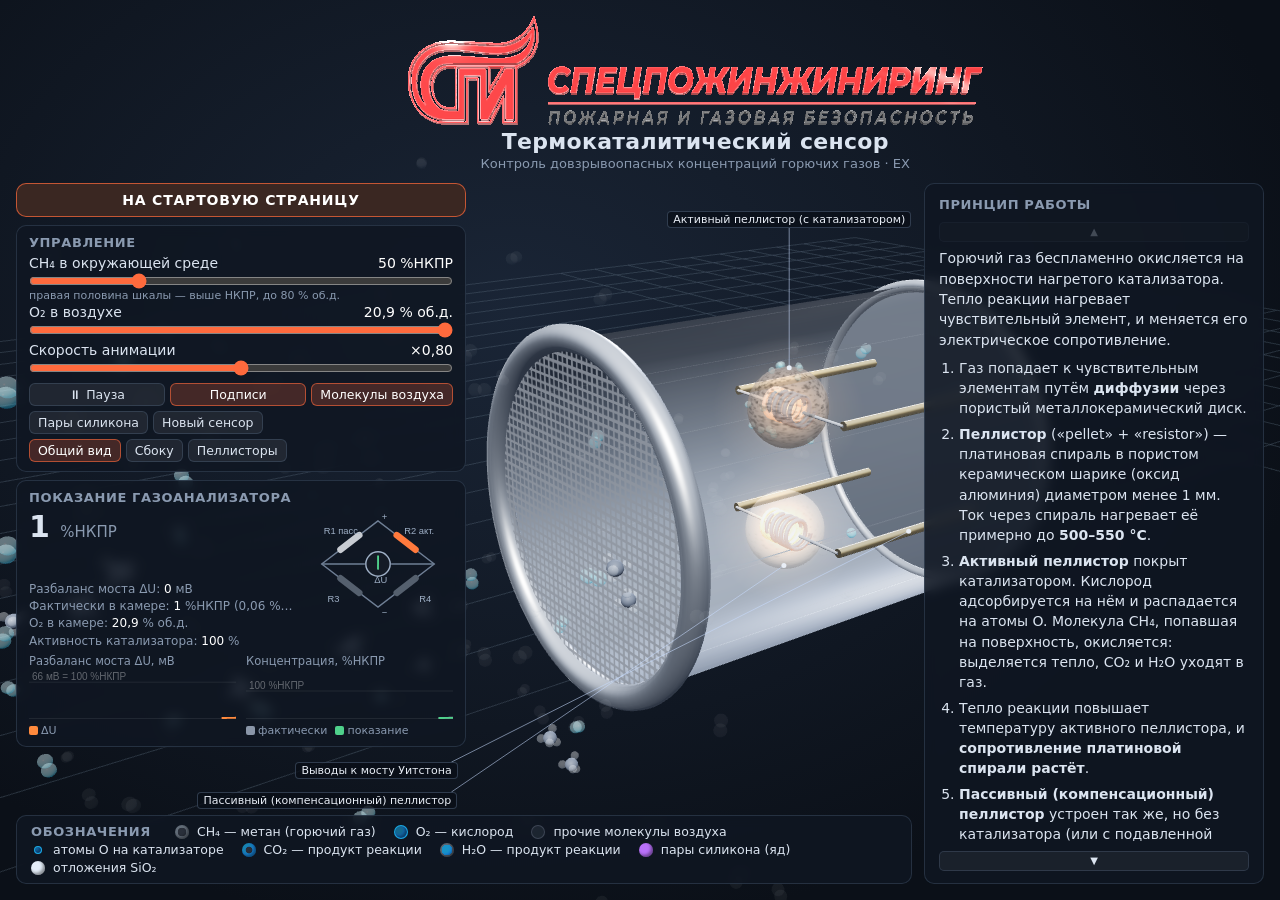
<file: Анимация сенсоров ГА — сборка/02_ТК_сенсор.html>
<!DOCTYPE html>
<html lang="ru">
<head>
<meta charset="utf-8">
<title>Термокаталитический сенсор — анимация принципа работы</title>
<link rel="stylesheet" href="common/style.css">
<style>
  #readout { width: 400px; }
  #readout .top { display: flex; gap: 10px; align-items: flex-start; }
  #readout .top .vals { flex: 1; }
  #readout .small { color: var(--muted); font-size: 12px; line-height: 1.45; }
  #readout .small b { color: #fff; font-weight: 500; }
  #readout .warn { color: #ffb070; font-size: 12px; min-height: 16px; }
  #controls .row output { width: auto; white-space: nowrap; }
  #bridge { width: 150px; height: 108px; flex: none; }
  #bridge text { font: 10px "Segoe UI", sans-serif; fill: #9fb0c6; }
  #bridge .wire { stroke: #6f7f95; stroke-width: 1.5; fill: none; }
  #bridge .res { stroke-width: 7; stroke-linecap: round; }
</style>
</head>
<body>
<div id="stage"></div>
<div id="labels"></div>

<div class="title">
  <a href="index.html">← все сенсоры</a>
  <h1>Термокаталитический сенсор</h1>
  <div class="sub">Контроль довзрывоопасных концентраций горючих газов · EX</div>
</div>

<div id="mols" class="panel">
  <h3>Обозначения</h3>
  <div class="m"><span class="dot" style="background:radial-gradient(circle at 50% 50%,#2b2f36 0 42%,rgba(160,168,176,.6) 46%)"></span>CH₄ — метан (горючий газ)</div>
  <div class="m"><span class="dot" style="background:rgba(79,180,255,.5);border:1px solid rgba(79,180,255,.75)"></span>O₂ — кислород</div>
  <div class="m"><span class="dot" style="background:rgba(207,216,230,.08);border:1px solid rgba(207,216,230,.18);box-shadow:none"></span>прочие молекулы воздуха</div>
  <div class="m"><span class="dot" style="background:rgba(79,180,255,.5);border:1px solid rgba(79,180,255,.75);width:8px;height:8px;margin:0 3px"></span>атомы O на катализаторе</div>
  <div class="m"><span class="dot" style="background:radial-gradient(circle at 50% 50%,#2b2f36 0 35%,rgba(79,180,255,.65) 36%)"></span>CO₂ — продукт реакции</div>
  <div class="m"><span class="dot" style="background:radial-gradient(circle at 50% 50%,rgba(79,180,255,.75) 0 52%,rgba(160,168,176,.55) 54%)"></span>H₂O — продукт реакции</div>
  <div class="m"><span class="dot" style="background:#a77ad0"></span>пары силикона (яд)</div>
  <div class="m"><span class="dot" style="background:#e8eef5"></span>отложения SiO₂</div>
</div>

<div id="info" class="panel">
  <h3>Принцип работы</h3>
  <p>Горючий газ беспламенно окисляется на поверхности нагретого катализатора. Тепло реакции нагревает чувствительный элемент, и меняется его электрическое сопротивление.</p>
  <ol>
    <li>Газ попадает к чувствительным элементам путём <b>диффузии</b> через пористый металлокерамический диск.</li>
    <li><b>Пеллистор</b> («pellet» + «resistor») — платиновая спираль в пористом керамическом шарике (оксид алюминия) диаметром менее 1 мм. Ток через спираль нагревает её примерно до <b>500–550 °C</b>.</li>
    <li><b>Активный пеллистор</b> покрыт катализатором. Кислород адсорбируется на нём и распадается на атомы O. Молекула CH₄, попавшая на поверхность, окисляется: выделяется тепло, CO₂ и H₂O уходят в газ.</li>
    <li>Тепло реакции повышает температуру активного пеллистора, и <b>сопротивление платиновой спирали растёт</b>.</li>
    <li><b>Пассивный (компенсационный) пеллистор</b> устроен так же, но без катализатора (или с подавленной активностью). Газ на нём не горит, а на температуру, влажность и обдув он реагирует так же, как активный. Эти помехи компенсируются.</li>
    <li>Оба пеллистора включены в <b>мост Уитстона</b>. Разбаланс моста ΔU пропорционален концентрации, практически линейно до 100 %НКПР. У типовых датчиков это ≈11–17 мВ на 1 % об.д. метана.</li>
  </ol>
  <div class="reaction">O₂ → 2O (на катализаторе)<br>CH₄ + 2O₂ → CO₂ + 2H₂O + тепло</div>
  <p><b>Ограничения</b></p>
  <ul style="padding-left:18px;margin:4px 0 8px">
    <li><b>Нужен кислород</b>, обычно не менее 10–12 % об.д. При его недостатке показания <b>занижаются</b>.</li>
    <li><b>Выше НКПР показания неоднозначны.</b> В богатой смеси не хватает кислорода, и сигнал падает. При опасной концентрации прибор может показать малое значение или ноль.</li>
    <li><b>Отравление</b>: силиконы, сернистые соединения (H₂S, SO₂), соединения свинца, галогенированные углеводороды. Отравленный сенсор в чистом воздухе показывает 0 и о неисправности не сообщает. Поэтому нужна регулярная проверка поверочной газовой смесью.</li>
    <li>Сенсор <b>неизбирателен</b>: сигнал дают все горючие газы, но с разной чувствительностью.</li>
  </ul>
  <p class="note">Условности анимации: пеллисторы сильно увеличены, доли газов и скорость реакции изменены для наглядности. Зависимость показаний от кислорода и концентрации — качественная модель по данным производителей.</p>
</div>

<div id="controls" class="panel">
  <h3>Управление</h3>
  <div class="row"><label for="conc">CH₄ в окружающей среде</label><output for="conc"></output></div>
  <input type="range" id="conc" min="0" max="200" step="1" value="50">
  <div class="note" style="color:var(--muted);font-size:11px;margin-top:-2px">правая половина шкалы — выше НКПР, до 80 % об.д.</div>
  <div class="row"><label for="o2">O₂ в воздухе</label><output for="o2"></output></div>
  <input type="range" id="o2" min="0" max="20.9" step="0.1" value="20.9">
  <div class="row"><label for="speed">Скорость анимации</label><output for="speed"></output></div>
  <input type="range" id="speed" min="0.1" max="1.5" step="0.05" value="0.8">
  <div class="btns sys">
    <button id="bPause">⏸ Пауза</button>
    <button class="toggle" id="tLabels">Подписи</button>
    <button class="toggle" id="tAir">Молекулы воздуха</button>
  </div>
  <div class="btns">
    <button class="toggle" id="tPoison">Пары силикона</button>
    <button id="bNew">Новый сенсор</button>
  </div>
  <div class="btns">
    <button data-view="0">Общий вид</button>
    <button data-view="1">Сбоку</button>
    <button data-view="2">Пеллисторы</button>
  </div>
</div>

<div id="readout" class="panel">
  <h3>Показание газоанализатора</h3>
  <div class="top">
    <div class="vals">
      <div class="big"><span id="rd">0</span> <small>%НКПР</small></div>
      <div class="warn" id="warn"></div>
      <div class="small">Разбаланс моста ΔU: <b id="du">0</b> мВ<br>
        Фактически в камере: <b id="act">0</b> %НКПР (<span id="vol">0</span> % об.д.)<br>
        O₂ в камере: <b id="o2in">20,9</b> % об.д.<br>
        Активность катализатора: <b id="actv">100</b> %</div>
    </div>
    <svg id="bridge" viewBox="0 0 160 112">
      <path class="wire" d="M80 10 L20 56 L80 102 L140 56 Z"/>
      <line class="res" id="r1" x1="60" y1="25.3" x2="40" y2="40.7" stroke="#c8ccd2"/>
      <line class="res" id="r2" x1="100" y1="25.3" x2="120" y2="40.7" stroke="#ff7a3d"/>
      <line class="res" x1="40" y1="71.3" x2="60" y2="86.7" stroke="#55606e"/>
      <line class="res" x1="120" y1="71.3" x2="100" y2="86.7" stroke="#55606e"/>
      <path class="wire" d="M20 56 L66 56 M94 56 L140 56"/>
      <circle cx="80" cy="56" r="13" fill="#141b26" stroke="#9fb0c6" stroke-width="1.5"/>
      <line id="needle" x1="80" y1="62" x2="80" y2="47" stroke="#4fd18b" stroke-width="2"/>
      <text x="76" y="76">ΔU</text>
      <text x="22" y="24">R1 пасс.</text>
      <text x="108" y="24">R2 акт.</text>
      <text x="26" y="96">R3</text>
      <text x="124" y="96">R4</text>
      <text x="84" y="9">+</text>
      <text x="84" y="111">−</text>
    </svg>
  </div>
  <div class="charts">
    <div class="chb">
      <div class="chart-t">Разбаланс моста ΔU, мВ</div>
      <canvas class="ch" id="chartS"></canvas>
      <div class="lgl"><span class="lg"><span><i style="background:#ff8a3d"></i>ΔU</span></span></div>
    </div>
    <div class="chb">
      <div class="chart-t">Концентрация, %НКПР</div>
      <canvas class="ch" id="chartC"></canvas>
      <div class="lgl"><span class="lg"><span><i style="background:#8a96a8"></i>фактически</span><span><i style="background:#4fd18b"></i>показание</span></span></div>
    </div>
  </div>
</div>

<script src="lib/three.min.js"></script>
<script src="lib/OrbitControls.js"></script>
<script src="assets/logo.js"></script>
<script src="common/core.js"></script>
<script>
(function () {
  'use strict';
  const V3 = THREE.Vector3;

  /* ===================== Сцена ===================== */
  const stage = GA.createStage({ cameraPos: new V3(-5.6, 3.0, 6.6), target: new V3(-0.7, 0, 0), floorY: -2.4 });
  const scene = stage.scene;
  GA.labels = new GA.Labels();
  GA.addLogo(stage, { maxPx: 760, top: 14, depth: 0.02, layers: 48, spinEvery: 20, spinTime: 2.5 });

  // Камера сенсора — цилиндр вдоль оси X, газ входит спереди (x = X0)
  const R = 1.2, X0 = -1.6, X1 = 1.6, RIN = R - 0.15;
  const RB = 0.3;                                   // радиус шарика пеллистора (в анимации сильно увеличен)
  const P_ACT = new V3(0.15, 0.48, 0);              // активный пеллистор
  const P_PAS = new V3(0.15, -0.48, 0);             // пассивный пеллистор

  /* ---------- Корпус: ближняя половина прозрачна, дальняя — металл ---------- */
  const innerMetal = new THREE.MeshStandardMaterial({ color: 0x4f5864, metalness: 0.7, roughness: 0.45 });
  const shellGeo = new THREE.CylinderGeometry(R, R, X1 - X0, 72, 1, true);
  const shellInner = new THREE.Mesh(shellGeo, Object.assign(innerMetal.clone(), { side: THREE.BackSide }));
  shellInner.rotation.z = Math.PI / 2;
  scene.add(shellInner);
  const glass = GA.mat.glassShell(); glass.side = THREE.FrontSide;
  const shell = new THREE.Mesh(shellGeo, glass);
  shell.rotation.z = Math.PI / 2; shell.renderOrder = 10;
  scene.add(shell);

  const metal = GA.mat.metal();
  const ringGeo = new THREE.TorusGeometry(R, 0.05, 12, 96);
  {
    const ring = new THREE.Mesh(ringGeo, metal);
    ring.rotation.y = Math.PI / 2; ring.position.x = X1;
    scene.add(ring);
    const bezel = new THREE.Mesh(new THREE.TorusGeometry(R + 0.02, 0.09, 16, 96), metal);
    bezel.rotation.y = Math.PI / 2; bezel.position.x = X0;
    scene.add(bezel);
    const pts = [];
    for (let k = 0; k < 12; k++) {
      const a = k / 12 * Math.PI * 2;
      pts.push(X0, Math.cos(a) * R, Math.sin(a) * R, X1, Math.cos(a) * R, Math.sin(a) * R);
    }
    const g = new THREE.BufferGeometry();
    g.setAttribute('position', new THREE.Float32BufferAttribute(pts, 3));
    scene.add(new THREE.LineSegments(g, new THREE.LineBasicMaterial({ color: 0x9fb4cc, transparent: true, opacity: 0.18 })));
  }
  // основание (цоколь) с выводами: изнутри непрозрачно, снаружи прозрачно
  const capGeo = new THREE.CircleGeometry(R, 72);
  const capIn = new THREE.Mesh(capGeo, innerMetal);
  capIn.position.x = X1; capIn.rotation.y = -Math.PI / 2;
  scene.add(capIn);
  const capOut = new THREE.Mesh(capGeo, new THREE.MeshStandardMaterial({
    color: 0x9aa6b4, metalness: 0.85, roughness: 0.35, transparent: true, opacity: 0.25, depthWrite: false
  }));
  capOut.position.x = X1 + 0.002; capOut.rotation.y = Math.PI / 2; capOut.renderOrder = 10;
  scene.add(capOut);
  // входной пористый металлокерамический диск
  const disc = new THREE.Mesh(new THREE.CircleGeometry(R, 72), new THREE.MeshStandardMaterial({
    color: 0xc9cfd7, metalness: 0.8, roughness: 0.5,
    alphaMap: GA.meshTexture(40), transparent: true, side: THREE.DoubleSide, depthWrite: false
  }));
  disc.position.x = X0; disc.rotation.y = -Math.PI / 2; disc.renderOrder = 11;
  scene.add(disc);

  /* ---------- Пеллисторы ---------- */
  function grainTexture(base, dark, n) {
    const c = document.createElement('canvas'); c.width = c.height = 256;
    const g = c.getContext('2d');
    g.fillStyle = base; g.fillRect(0, 0, 256, 256);
    for (let i = 0; i < n; i++) {
      g.fillStyle = dark;
      g.globalAlpha = 0.25 + Math.random() * 0.6;
      g.beginPath(); g.arc(Math.random() * 256, Math.random() * 256, 0.6 + Math.random() * 2.2, 0, 7); g.fill();
    }
    const t = new THREE.CanvasTexture(c); t.encoding = THREE.sRGBEncoding;
    return t;
  }
  function makePellistor(pos, active) {
    const grp = new THREE.Group();
    grp.position.copy(pos);
    scene.add(grp);
    // платиновая спираль (ось — вдоль Z, между выводами)
    const pts = [];
    const turns = 6, len = 0.34, rc = 0.11;
    for (let i = 0; i <= 240; i++) {
      const k = i / 240, a = k * turns * Math.PI * 2;
      pts.push(new V3(Math.cos(a) * rc, Math.sin(a) * rc, -len / 2 + k * len));
    }
    const coilMat = new THREE.MeshStandardMaterial({
      color: 0xd8dde3, metalness: 1, roughness: 0.25, emissive: 0xff3a10, emissiveIntensity: 0.9
    });
    grp.add(new THREE.Mesh(new THREE.TubeGeometry(new THREE.CatmullRomCurve3(pts), 240, 0.016, 8), coilMat));
    // пористый керамический шарик; активный — с тёмным катализатором
    const bead = new THREE.Mesh(new THREE.SphereGeometry(RB, 48, 32), new THREE.MeshStandardMaterial({
      map: active ? grainTexture('#7a7068', '#1d1a18', 2600) : grainTexture('#ece6da', '#b9b1a3', 900),
      roughness: 0.95, metalness: 0, transparent: true, opacity: active ? 0.62 : 0.5, depthWrite: false
    }));
    bead.renderOrder = 5;
    grp.add(bead);
    // выводы спирали и стойки до цоколя
    const wireMat = GA.mat.metal(0xc9ced6);
    const postMat = GA.mat.gold();
    for (const sz of [-1, 1]) {
      const w = new THREE.Mesh(new THREE.CylinderGeometry(0.012, 0.012, 0.42, 8), wireMat);
      w.rotation.x = Math.PI / 2; w.position.z = sz * 0.38;
      grp.add(w);
      const postLen = X1 - pos.x;
      const p = new THREE.Mesh(new THREE.CylinderGeometry(0.035, 0.035, postLen, 12), postMat);
      p.rotation.z = Math.PI / 2;
      p.position.set(postLen / 2, 0, sz * 0.59);
      grp.add(p);
    }
    // тепловое свечение
    const glow = new THREE.Sprite(new THREE.SpriteMaterial({
      map: GA.glowTexture(), color: 0xff4010, blending: THREE.AdditiveBlending, transparent: true, depthWrite: false, opacity: 0.35
    }));
    glow.scale.setScalar(1.1);
    glow.renderOrder = 6;
    grp.add(glow);
    return { grp, bead, coilMat, glow, pos: pos.clone(), active, heat: 0, sites: [], spots: [] };
  }
  const act = makePellistor(P_ACT, true);
  const pas = makePellistor(P_PAS, false);
  const beads = [act, pas];

  /* ---------- Подписи ---------- */
  GA.labels.setAvoid(new THREE.Box3(new V3(X0 - 0.12, -R - 0.12, -R - 0.12), new V3(X1 + 0.05, R + 0.12, R + 0.12)));
  GA.labels.add('Активный пеллистор (с катализатором)', P_ACT.clone().add(new V3(0, RB, 0)), { side: 'top' });
  GA.labels.add('Пассивный (компенсационный) пеллистор', P_PAS.clone().add(new V3(0, -RB, 0)), { side: 'bottom' });
  GA.labels.add('Выводы к мосту Уитстона', new V3((P_PAS.x + X1) / 2, P_PAS.y, 0.59), { side: 'bottom' });

  /* ===================== Газовая среда ===================== */
  const FMAX = 0.3;          // доля CH4 среди молекул при 100 %НКПР (условно)
  let sliderV = 50, o2Set = 20.9, poisonOn = false, showAir = true;
  const LEL = 4.4;           // 100 %НКПР метана, % об.д.
  const volFromSlider = v => v <= 100 ? LEL * v / 100 : LEL * Math.pow(80 / LEL, (v - 100) / 100);
  function visFracCH4(vol) {
    return vol <= LEL ? FMAX * vol / LEL : FMAX + (0.85 - FMAX) * (vol - LEL) / (80 - LEL);
  }
  function pickType() {
    const vol = volFromSlider(sliderV);
    const r = Math.random();
    if (poisonOn && r < 0.1) return 'SIL';
    const f = visFracCH4(vol);
    if (Math.random() < f) return 'CH4';
    return Math.random() < 0.21 * o2Set / 20.9 ? 'O2' : 'AIR';
  }

  function confine(p, v, m) {
    const r2 = p.y * p.y + p.z * p.z;
    if (!m.inside) {
      if (p.x > X0) {
        if (r2 < RIN * RIN) m.inside = true;
        else { p.x = X0 - 0.001; v.x = -Math.abs(v.x); }
      }
      return true;
    }
    if (p.x < X0) {
      if (r2 < RIN * RIN) m.inside = false;
      else { p.x = X0 + 0.001; v.x = Math.abs(v.x); }
      return true;
    }
    if (p.x > X1 - 0.15) { p.x = X1 - 0.15; v.x = -Math.abs(v.x); }
    if (r2 > RIN * RIN) {
      const r = Math.sqrt(r2), ny = p.y / r, nz = p.z / r;
      const vn = v.y * ny + v.z * nz;
      if (vn > 0) { v.y -= 2 * vn * ny; v.z -= 2 * vn * nz; }
      p.y = ny * RIN; p.z = nz * RIN;
    }
    return true;
  }

  const gas = new GA.GasField({
    scene, count: 170, speed: 1.6, collide: 0.8,
    box: { xMin: -7.2, xMax: X0, yMin: -2.2, yMax: 2.2, zMin: -2.2, zMax: 2.2 },
    pickType, confine
  });
  for (let i = 0; i < 24; i++) {
    const a = Math.random() * Math.PI * 2, r = Math.sqrt(Math.random()) * (RIN - 0.05);
    const m = gas.spawn(Math.random() < 0.21 ? 'O2' : 'AIR', true,
      new V3(THREE.MathUtils.lerp(X0 + 0.1, X1 - 0.3, Math.random()), Math.cos(a) * r, Math.sin(a) * r));
    m.inside = true;
  }
  // состав среды меняется вдали от сенсора, к сенсору приходит диффузией
  function refreshAmbient(dt) {
    const n = gas.list.length;
    for (let i = 0; i < n; i++) {
      const m = gas.list[i];
      if (m.dead || m.inside || m.state.product) continue;
      const w = THREE.MathUtils.clamp((X0 - 0.4 - m.obj.position.x) / 2.5, 0, 1);
      if (Math.random() < dt * 1.2 * w) {
        const t = pickType();
        if (t !== m.type) {
          const nm = gas.spawn(t, true, m.obj.position);
          nm.vel.copy(m.vel);
          gas.remove(m);
        }
      }
    }
  }

  /* ===================== Вспышки ===================== */
  const flashes = [];
  for (let i = 0; i < 50; i++) {
    const s = new THREE.Sprite(new THREE.SpriteMaterial({ map: GA.glowTexture(), transparent: true, blending: THREE.AdditiveBlending, depthWrite: false }));
    s.visible = false; s.renderOrder = 21;
    scene.add(s);
    flashes.push({ s, life: 0, max: 1, size: 0.5 });
  }
  function flash(pos, color, size = 0.5, life = 0.5) {
    const f = flashes.find(f => f.life <= 0) || flashes[0];
    f.s.position.copy(pos); f.s.material.color.setHex(color);
    f.life = f.max = life; f.size = size; f.s.visible = true;
  }
  function stepFlashes(dt) {
    for (const f of flashes) {
      if (f.life <= 0) continue;
      f.life -= dt;
      const k = Math.max(0, f.life / f.max);
      f.s.material.opacity = k;
      f.s.scale.setScalar(f.size * (1.5 - 0.7 * k));
      if (f.life <= 0) f.s.visible = false;
    }
  }

  /* ===================== Поверхность катализатора ===================== */
  const MAXO = 16;                 // мест для атомов O на активном пеллисторе
  const oGeo = new THREE.SphereGeometry(0.05 * GA.molK, 12, 8);
  const oMat = GA.atomMat('O');                    // атомы O из распавшегося O2 — тот же материал, что у O2
  const spotGeo = new THREE.SphereGeometry(0.1, 16, 8);
  const spotMat = new THREE.MeshStandardMaterial({ color: 0xe8eef5, roughness: 0.15, metalness: 0.1, transparent: true, opacity: 0.9 });
  let activity = 1;                // активность катализатора (снижается при отравлении)

  function addO(dir) {
    if (act.sites.length >= MAXO) return false;
    const m = new THREE.Mesh(oGeo, oMat);
    m.position.copy(dir).multiplyScalar(RB + 0.02);
    act.grp.add(m);
    act.sites.push({ mesh: m, dir: dir.clone() });
    return true;
  }
  function takeO(dir, n) {
    act.sites.sort((a, b) => b.dir.dot(dir) - a.dir.dot(dir));
    for (const s of act.sites.splice(0, n)) {
      act.grp.remove(s.mesh);
      flash(act.grp.localToWorld(s.mesh.position.clone()), 0xffd080, 0.25, 0.35);
    }
  }
  for (let i = 0; i < MAXO; i++) addO(new V3().randomDirection());

  function addSpot(dir) {
    const m = new THREE.Mesh(spotGeo, spotMat);
    m.position.copy(dir).multiplyScalar(RB);
    m.scale.set(1, 1, 0.35);
    m.lookAt(act.grp.position.clone().addScaledVector(dir, 2));   // плоской стороной к поверхности
    act.grp.add(m);
    act.spots.push(m);
    // атомы O под отложением теряются
    for (let i = act.sites.length - 1; i >= 0; i--) {
      if (act.sites[i].dir.dot(dir) > 0.85) { act.grp.remove(act.sites[i].mesh); act.sites.splice(i, 1); }
    }
  }
  function resetSensor() {
    for (const m of act.spots) act.grp.remove(m);
    act.spots.length = 0;
    activity = 1;
    while (act.sites.length < MAXO) addO(new V3().randomDirection());
  }

  /* ---------- Взаимодействие молекул с пеллисторами ---------- */
  const pops = { react: -10, o2: -10, pas: -10, poison: -10 };
  function popOnce(key, every, text, anchor) {
    if (stage.time - pops[key] < every) return;
    pops[key] = stage.time;
    GA.labels.pop(text, anchor, 2.0);
  }
  const _d = new V3();
  const HIT = RB + 0.09;
  function replenish() { gas.spawn(null, false); }   // взамен израсходованной молекулы — из окружающей среды

  function stepSurface(dt) {
    for (const m of gas.list) {
      if (m.dead || !m.inside) continue;
      const p = m.obj.position;

      // адсорбированная молекула CH4 ждёт атомы O и окисляется
      if (m.frozen) {
        const st = m.state;
        st.t += dt;
        if (act.sites.length >= 4 && st.t > 0.35) react(m);
        else if (st.t > 2.5) { m.frozen = false; m.vel.copy(st.n).multiplyScalar(gas.speed); }
        continue;
      }
      for (const b of beads) {
        _d.subVectors(p, b.pos);
        const d = _d.length();
        if (d >= HIT) continue;
        const n = _d.multiplyScalar(1 / Math.max(d, 1e-4));
        if (b.active) {
          if (m.type === 'CH4' && Math.random() < activity) {
            m.frozen = true;
            m.state = { t: 0, n: n.clone() };
            p.copy(b.pos).addScaledVector(n, RB + 0.07);
            break;
          }
          if (m.type === 'O2' && act.sites.length <= MAXO - 2 && Math.random() < 0.8 * activity) {
            // диссоциативная адсорбция: O2 → 2O
            const t1 = new V3(-n.y, n.x, 0.3).normalize();
            addO(n.clone().addScaledVector(t1, 0.18).normalize());
            addO(n.clone().addScaledVector(t1, -0.18).normalize());
            flash(p, 0x80c8ff, 0.3, 0.4);
            popOnce('o2', 7, 'O₂ → 2O: кислород распался на катализаторе', act.sites[act.sites.length - 1].mesh);
            gas.remove(m); replenish();
            break;
          }
          if (m.type === 'SIL') {
            addSpot(n.clone());
            activity = Math.max(0, activity - 0.1);
            flash(p, 0xd0b0ff, 0.4, 0.5);
            popOnce('poison', 4, 'силикон → SiO₂: катализатор закрыт', act.spots[act.spots.length - 1]);
            gas.remove(m); replenish();
            break;
          }
        } else if (m.type === 'CH4') {
          popOnce('pas', 9, 'на пассивном пеллисторе газ не окисляется', m.obj);
        }
        // упругий отскок от шарика
        p.copy(b.pos).addScaledVector(n, HIT);
        const vn = m.vel.dot(n);
        if (vn < 0) m.vel.addScaledVector(n, -2 * vn);
        break;
      }
    }
  }

  // CH4 + 4O(адс) → CO2 + 2H2O + тепло
  function react(m) {
    const n = m.state.n;
    const site = m.obj.position.clone();
    takeO(n, 4);
    flash(site, 0xffe070, 0.9, 0.6);
    flash(site, 0xff7a20, 1.6, 0.9);
    act.heat = Math.min(2.5, act.heat + 0.35);
    popOnce('react', 4, 'CH₄ + 2O₂ → CO₂ + 2H₂O + тепло', act.bead);
    gas.remove(m); replenish();
    const prods = ['CO2', 'H2O', 'H2O'];
    prods.forEach((t, i) => {
      const off = new V3().randomDirection().multiplyScalar(0.12);
      const pm = gas.spawn(t, true, site.clone().addScaledVector(n, 0.06).add(off));
      pm.inside = true;
      pm.state.product = true;
      pm.vel.copy(n).multiplyScalar(1.6).add(new V3().randomDirection().multiplyScalar(0.7));
    });
  }

  // продукты реакции, покинувшие камеру, рассеиваются в окружающей среде
  function stepProducts() {
    let nProd = 0;
    for (const m of gas.list) {
      if (m.dead || !m.state.product) continue;
      nProd++;
      if (!m.inside && m.obj.position.x < X0 - 1.2) gas.remove(m);
    }
    if (nProd > 70) {
      const old = gas.list.find(m => !m.dead && m.state.product && !m.inside);
      if (old) gas.remove(old);
    }
  }

  /* ===================== Модель сигнала ===================== */
  // Скорость окисления в режиме диффузионного ограничения ∝ концентрации CH4;
  // ограничена кислородом (стехиометрия CH4 + 2O2) и падает при его недостатке.
  const SENS = 15;                                     // мВ на 1 % об.д. CH4 (типовые 11–17 мВ/%)
  const kO2 = o2 => 1 - Math.exp(-o2 / 4);
  const CAL = kO2(20.9);                               // калибровка в воздухе
  let ambVol = 0, inVol = 0, ambO2 = 20.9, inO2 = 20.9, reading = 0, dU = 0;
  // самописец 1 — измеряемая величина (разбаланс моста), 2 — пересчитанная концентрация
  const chartS = new GA.StripChart(document.getElementById('chartS'), [
    { color: '#ff8a3d', data: [] }
  ], { max: 80, len: 260, period: 0.05, gridLines: [{ v: 66, t: '66 мВ = 100 %НКПР' }, { v: 0 }] });
  const chartC = new GA.StripChart(document.getElementById('chartC'), [
    { color: '#8a96a8', data: [] },
    { color: '#4fd18b', data: [] }
  ], { max: 160, len: 260, period: 0.05, gridLines: [{ v: 100, t: '100 %НКПР' }, { v: 0 }] });
  const el = id => document.getElementById(id);
  const fmt = (v, d = 1) => v.toFixed(d).replace('.', ',');
  let uiAcc = 0;

  function stepSignal(dt, dtReal) {
    const vol = volFromSlider(sliderV);
    const o2 = o2Set * (1 - vol / 100);                // кислород разбавлен горючим газом
    ambVol = GA.approach(ambVol, vol, 1 / 2, dt);
    ambO2 = GA.approach(ambO2, o2, 1 / 2, dt);
    inVol = GA.approach(inVol, ambVol, 1 / 4, dt);
    inO2 = GA.approach(inO2, ambO2, 1 / 4, dt);
    const rate = Math.min(inVol, inO2 / 2) * kO2(inO2) * activity;   // % об.д. «сгорающего» CH4
    const r = rate / CAL / LEL * 100;
    reading = GA.approach(reading, r, 2.5, dt);
    dU = SENS * reading * LEL / 100;

    // нагрев активного пеллистора: от средней скорости реакции + импульсы реакций
    act.heat = GA.approach(act.heat, Math.min(2, reading / 100), 1.2, dt);
    const h = act.heat;
    act.coilMat.emissiveIntensity = 0.9 + 1.6 * h;
    act.glow.material.color.setRGB(1, 0.25 + 0.35 * Math.min(1, h), 0.06 + 0.1 * Math.min(1, h));
    act.glow.material.opacity = 0.35 + 0.35 * Math.min(1, h);
    act.glow.scale.setScalar(1.1 + 0.6 * Math.min(1.5, h));

    // неявное пополнение атомов O из воздуха (большинство соударений O2 не показано)
    act.oAcc = (act.oAcc || 0) + dt * 5 * (inO2 / 20.9) * activity;
    while (act.oAcc >= 1) { act.oAcc -= 1; addO(new V3().randomDirection()); }

    // мост: цвет R2 и стрелка вольтметра
    const hc = new THREE.Color().setRGB(1, 0.48 + 0.4 * Math.min(1, h), 0.24 + 0.3 * Math.min(1, h));
    el('r2').setAttribute('stroke', '#' + hc.getHexString());
    const ang = Math.min(1, dU / 100) * 70 * Math.PI / 180;
    el('needle').setAttribute('x2', (80 + Math.sin(ang) * 15).toFixed(1));
    el('needle').setAttribute('y2', (62 - Math.cos(ang) * 15).toFixed(1));

    const actualLEL = inVol / LEL * 100;
    if (!stage.paused) {
      chartS.push([Math.min(dU, 80)], dtReal);
      chartC.push([Math.min(actualLEL, 160), Math.min(reading, 160)], dtReal);
    }
    uiAcc += dtReal;
    if (uiAcc > 0.15) {
      uiAcc = 0;
      el('rd').textContent = reading.toFixed(0);
      el('du').textContent = dU.toFixed(0);
      el('act').textContent = actualLEL.toFixed(0);
      el('vol').textContent = fmt(inVol, inVol < 10 ? 2 : 1);
      el('o2in').textContent = fmt(inO2);
      el('actv').textContent = (activity * 100).toFixed(0);
      let w = '';
      if (actualLEL > 100 && reading < actualLEL * 0.7) w = '⚠ Выше НКПР: не хватает O₂, показание занижено и неоднозначно';
      else if (inO2 < 12 && actualLEL > 5) w = '⚠ Недостаток кислорода — показание занижено';
      else if (activity < 0.9 && actualLEL > 5) w = '⚠ Катализатор отравлен — показание занижено';
      else if (activity < 0.9) w = 'Отравленный сенсор в чистом воздухе показывает 0 — неисправность не видна';
      el('warn').textContent = w;
    }
  }

  /* ===================== Главный цикл ===================== */
  stage.onFrame((dt, t, dtReal) => {
    refreshAmbient(dt);
    gas.step(dt);
    stepSurface(dt);
    stepProducts();
    for (const m of gas.list) if (!m.dead) m.obj.visible = showAir || m.type !== 'AIR';
    pas.coilMat.emissiveIntensity = 0.9;
    stepFlashes(dt);
    stepSignal(dt, dtReal);
  });

  /* ===================== Интерфейс ===================== */
  // параметры из адреса (#...&conc=150&o2=10&poison=1) — для проверок и ссылок на сценарии
  for (const id of ['conc', 'o2', 'speed']) {
    const mm = new RegExp('[#&]' + id + '=([0-9.]+)').exec(location.hash);
    if (mm) el(id).value = mm[1];
  }
  const poisonInit = /[#&]poison=1/.test(location.hash);
  GA.bindRange('conc', v => {
    const vol = volFromSlider(v);
    return v <= 100 ? v.toFixed(0) + ' %НКПР' : fmt(vol, 1) + ' % об.д. (' + (vol / LEL * 100).toFixed(0) + ' %НКПР)';
  }, v => { sliderV = v; });
  GA.bindRange('o2', v => fmt(v) + ' % об.д.', v => { o2Set = v; });
  GA.bindRange('speed', v => '×' + fmt(v, 2), v => { stage.timeScale = v; });
  GA.bindToggle('tLabels', true, v => GA.labels.setVisible(v));
  GA.bindToggle('tAir', true, v => { showAir = v; });
  GA.bindToggle('tPoison', poisonInit, v => { poisonOn = v; });
  el('bNew').addEventListener('click', resetSensor);
  const bPause = el('bPause');
  bPause.addEventListener('click', () => {
    stage.paused = !stage.paused;
    bPause.textContent = stage.paused ? '▶ Продолжить' : '⏸ Пауза';
  });
  const VIEWS = [
    [new V3(-5.6, 3.0, 6.6), new V3(-0.7, 0, 0)],
    [new V3(0, 0.2, 7.2), new V3(0, 0, 0)],
    [new V3(-0.9, 0.5, 2.4), new V3(0.15, 0, 0)]
  ];
  const hv = /view=(\d)/.exec(location.hash);
  if (hv) { stage.camera.position.copy(VIEWS[+hv[1]][0]); stage.controls.target.copy(VIEWS[+hv[1]][1]); }
  document.querySelectorAll('[data-view]').forEach(b => b.addEventListener('click', () => {
    const v = VIEWS[+b.dataset.view];
    GA.flyTo(stage, v[0], v[1]);
  }));
})();
</script>
</body>
</html>
</file>
<file: Анимация сенсоров ГА — сборка/common/style.css>
:root {
  --bg0: #0b1018;
  --bg1: #121a26;
  --panel: rgba(16, 23, 34, 0.86);
  --panel-border: rgba(140, 170, 210, 0.18);
  --text: #dbe4f0;
  --muted: #8a9ab0;
  --accent: #ff6a3d;
  --accent2: #b98bff;
  --ok: #4fd18b;
  --font: "Segoe UI", system-ui, -apple-system, Roboto, Arial, sans-serif;
}

* { box-sizing: border-box; }

html, body {
  margin: 0;
  height: 100%;
  overflow: hidden;
  background: radial-gradient(ellipse at 40% 35%, #1a2536 0%, var(--bg0) 75%);
  color: var(--text);
  font-family: var(--font);
  font-size: 14px;
}

#stage { position: fixed; inset: 0; }
#stage canvas { display: block; }

/* ---------- Заголовок ---------- */
.title {
  position: fixed; left: 20px; top: 14px; z-index: 5;
  pointer-events: none;
}
.title h1 { margin: 0; font-size: 22px; font-weight: 600; letter-spacing: .3px; }
.title .sub { color: var(--muted); font-size: 13px; margin-top: 2px; }
.title a { pointer-events: auto; color: var(--muted); text-decoration: none; font-size: 13px; }
.title a:hover { color: var(--text); }

/* ---------- Панели ---------- */
.panel {
  position: fixed; z-index: 5;
  background: var(--panel);
  border: 1px solid var(--panel-border);
  border-radius: 10px;
  backdrop-filter: blur(6px);
  padding: 12px 14px;
}
.panel h3 { margin: 0 0 8px; font-size: 13px; font-weight: 600; color: var(--muted); text-transform: uppercase; letter-spacing: .6px; }

#info { right: 16px; top: 16px; width: 340px; max-height: calc(100vh - 32px); overflow-y: auto; line-height: 1.45; }
#info p { margin: 0 0 8px; }
#info .reaction {
  font-family: Consolas, "Cambria Math", monospace;
  background: rgba(255,255,255,.05); border-radius: 6px; padding: 6px 8px; margin: 6px 0 10px;
  font-size: 13px;
}
#info ol { padding-left: 20px; margin: 4px 0 8px; }
#info li { margin-bottom: 5px; }
#info li.active { color: #fff; }
#info li.active::marker { color: var(--accent); }
#info .note { color: var(--muted); font-size: 12px; }

#controls { left: 16px; bottom: 16px; width: 330px; }
.row { display: flex; align-items: center; gap: 8px; margin: 6px 0; }
.row label { flex: 1; }
.row output { width: 70px; text-align: right; font-variant-numeric: tabular-nums; color: #fff; }
input[type=range] { width: 100%; accent-color: var(--accent); }
.btns { display: flex; flex-wrap: wrap; gap: 6px; margin-top: 8px; }
button, .toggle {
  background: rgba(255,255,255,.07); color: var(--text);
  border: 1px solid var(--panel-border); border-radius: 6px;
  padding: 5px 10px; font: inherit; font-size: 13px; cursor: pointer;
}
button:hover, .toggle:hover { background: rgba(255,255,255,.13); }
.toggle.on, button[data-view].on { background: rgba(255,106,61,.22); border-color: rgba(255,106,61,.6); color: #fff; }

#readout { left: 362px; bottom: 16px; width: 360px; }
#readout .big { font-size: 34px; font-weight: 600; font-variant-numeric: tabular-nums; line-height: 1.1; }
#readout .big small { font-size: 15px; color: var(--muted); font-weight: 400; }
#readout canvas { width: 100%; height: 110px; display: block; margin-top: 6px; }
#readout .legend { display: flex; gap: 14px; font-size: 12px; color: var(--muted); margin-top: 4px; flex-wrap: wrap; }
#readout .legend i { display: inline-block; width: 10px; height: 10px; border-radius: 2px; margin-right: 4px; vertical-align: -1px; }

/* ---------- Подписи в 3D (вынесены за контур объекта, с выносками) ---------- */
#labels .lbl-lines { position: absolute; inset: 0; width: 100%; height: 100%; overflow: visible; }
#labels .lbl-lines line { stroke: rgba(200,220,255,.55); stroke-width: 1; }
#labels .lbl-lines circle { fill: #e9eef6; }
#labels .lbl-lines .pop { stroke: rgba(255,130,80,.9); fill: #ff8250; }
.lbl {
  position: absolute; left: 0; top: 0;
  white-space: nowrap; font-size: 12.5px; color: #e9eef6;
  padding: 2px 7px; border-radius: 4px;
  background: rgba(10, 15, 24, .78); border: 1px solid rgba(160,190,230,.25);
}
.lbl.pop { font-size: 12px; background: rgba(200,70,30,.9); border-color: transparent; }

/* ---------- Легенда молекул ---------- */
#mols { left: 16px; top: 96px; width: 210px; font-size: 12.5px; }
#mols .m { display: flex; align-items: center; gap: 8px; margin: 4px 0; }
#mols .dot { width: 14px; height: 14px; border-radius: 50%; flex: none; box-shadow: inset -2px -2px 3px rgba(0,0,0,.4); filter: saturate(1.6); }  /* = GA.molSat */

@media (max-width: 1400px) {
  .lbl { font-size: 11px; padding: 1px 5px; }
}
@media (max-width: 1100px) {
  #info { width: 280px; font-size: 13px; }
  #readout { left: 16px; bottom: 260px; }
}

/* ---------- Компоновка страницы (расставляет GA.layoutUI) ---------- */
.title { text-align: center; white-space: nowrap; }
.home-btn {
  display: block; flex: none; text-align: center; text-decoration: none;
  padding: 8px 12px; border-radius: 10px; font-size: 14px; font-weight: 600; letter-spacing: .8px;
  color: #fff; background: #3a2722; border: 1px solid rgba(255,106,61,.7);
}
.home-btn:hover { background: #57302499; background: #573024; }
#leftcol {
  position: fixed; left: 16px; top: 160px; bottom: 90px; width: 450px; z-index: 5;
  display: flex; flex-direction: column; gap: 8px;
  overflow-y: auto; overflow-x: hidden; scrollbar-width: thin;
}
#leftcol > .panel { position: static; width: auto !important; flex: none; }
#leftcol #readout canvas { height: 90px; }
#mols {
  top: auto; width: auto;
  display: flex; flex-wrap: wrap; align-items: center; column-gap: 18px; row-gap: 3px;
  padding: 8px 14px;
}
#mols h3 { margin: 0 6px 0 0; }
#mols .m { margin: 0; }
/* компактные панели в левой колонке */
#leftcol > .panel { padding: 9px 12px; }
#leftcol .panel h3 { margin-bottom: 5px; }
#leftcol .row { margin: 2px 0; }
#leftcol input[type=range] { margin: 1px 0 3px; height: 14px; }
#leftcol .btns { margin-top: 5px; gap: 5px; }
#leftcol button, #leftcol .toggle { padding: 3px 8px; font-size: 12.5px; }
#leftcol #readout .big { font-size: 30px; }
#leftcol #readout canvas { height: 56px; }
/* строка «Пауза · Подписи · Молекулы воздуха»: равные ширины, надпись не сдвигает кнопки */
.btns.sys { display: grid; grid-template-columns: repeat(3, 1fr); }
.btns.sys button { width: 100%; text-align: center; white-space: nowrap; padding-left: 4px; padding-right: 4px; }
/* подписи самописцев в «Показании» */
#readout .chart-t { font-size: 11.5px; color: var(--muted); margin-top: 6px; }
#readout .chart-t b { color: #fff; font-weight: 500; }
/* ---------- Фиксированные размеры панелей: содержимое не меняет их высоту и ширину ---------- */
#readout, #controls { font-variant-numeric: tabular-nums; }
#readout .vals { min-width: 0; }
/* предупреждение: место всегда зарезервировано на две строки */
#readout .warn {
  height: 34px; min-height: 34px; line-height: 17px; margin: 2px 0; overflow: hidden;
  display: -webkit-box; -webkit-line-clamp: 2; -webkit-box-orient: vertical;
}
/* строки значений и подписи — без переносов */
#readout .small, #readout .unit, #readout .chart-t { white-space: nowrap; overflow: hidden; text-overflow: ellipsis; }
#readout > .note { height: 34px; line-height: 17px; overflow: hidden; }
#controls .row label { white-space: nowrap; overflow: hidden; text-overflow: ellipsis; min-width: 0; }
#controls .row output { flex: none; width: auto; min-width: 70px; white-space: nowrap; }

/* два самописца в «Показании»: измеряемая величина и пересчитанная концентрация */
#readout .chart-t { display: flex; align-items: baseline; gap: 8px; margin-top: 4px; font-size: 11.5px; }
#readout .chart-t .nm { overflow: hidden; text-overflow: ellipsis; }
#readout .chart-t .lg { margin-left: auto; display: flex; gap: 9px; font-size: 11px; flex: none; }
#readout .chart-t .lg i { display: inline-block; width: 9px; height: 9px; border-radius: 2px; margin-right: 3px; vertical-align: -1px; }
#leftcol #readout canvas.ch { height: 44px; margin-top: 2px; }

/* самописцы рядом: слева измеряемая величина, справа пересчитанная концентрация */
#readout .charts { display: grid; grid-template-columns: 1fr 1fr; gap: 10px; margin-top: 4px; }
#readout .chb { min-width: 0; }
#readout .chb .chart-t { display: block; margin-top: 0; white-space: nowrap; overflow: hidden; text-overflow: ellipsis; }
#leftcol #readout .chb canvas.ch { height: 52px; margin-top: 2px; }
#readout .lgl { font-size: 11px; color: var(--muted); white-space: nowrap; overflow: hidden; margin-top: 2px; }
#readout .lgl .lg { display: flex; gap: 8px; }
#readout .lgl .lg i { display: inline-block; width: 9px; height: 9px; border-radius: 2px; margin-right: 3px; vertical-align: -1px; }

/* «Принцип работы»: заголовок закреплён, прокручивается только текст; стрелки прокрутки */
#info { display: flex; flex-direction: column; overflow: hidden; }
#info > h3 { flex: none; }
#info .info-body { flex: 0 1 auto; min-height: 0; overflow-y: auto; scrollbar-width: none; }
#info .info-body::-webkit-scrollbar { display: none; }
#info .scr { flex: none; height: 20px; margin: 0 0 6px; padding: 0; font-size: 10px; line-height: 18px; cursor: pointer;
  color: var(--text); background: rgba(255, 255, 255, 0.05); border: 1px solid var(--panel-border); border-radius: 5px; }
#info .scr.dn { margin: 6px 0 0; }
#info .scr:hover:not(:disabled) { background: rgba(255, 106, 61, 0.2); color: #fff; }
#info .scr:disabled { opacity: 0.25; cursor: default; }
</file>
